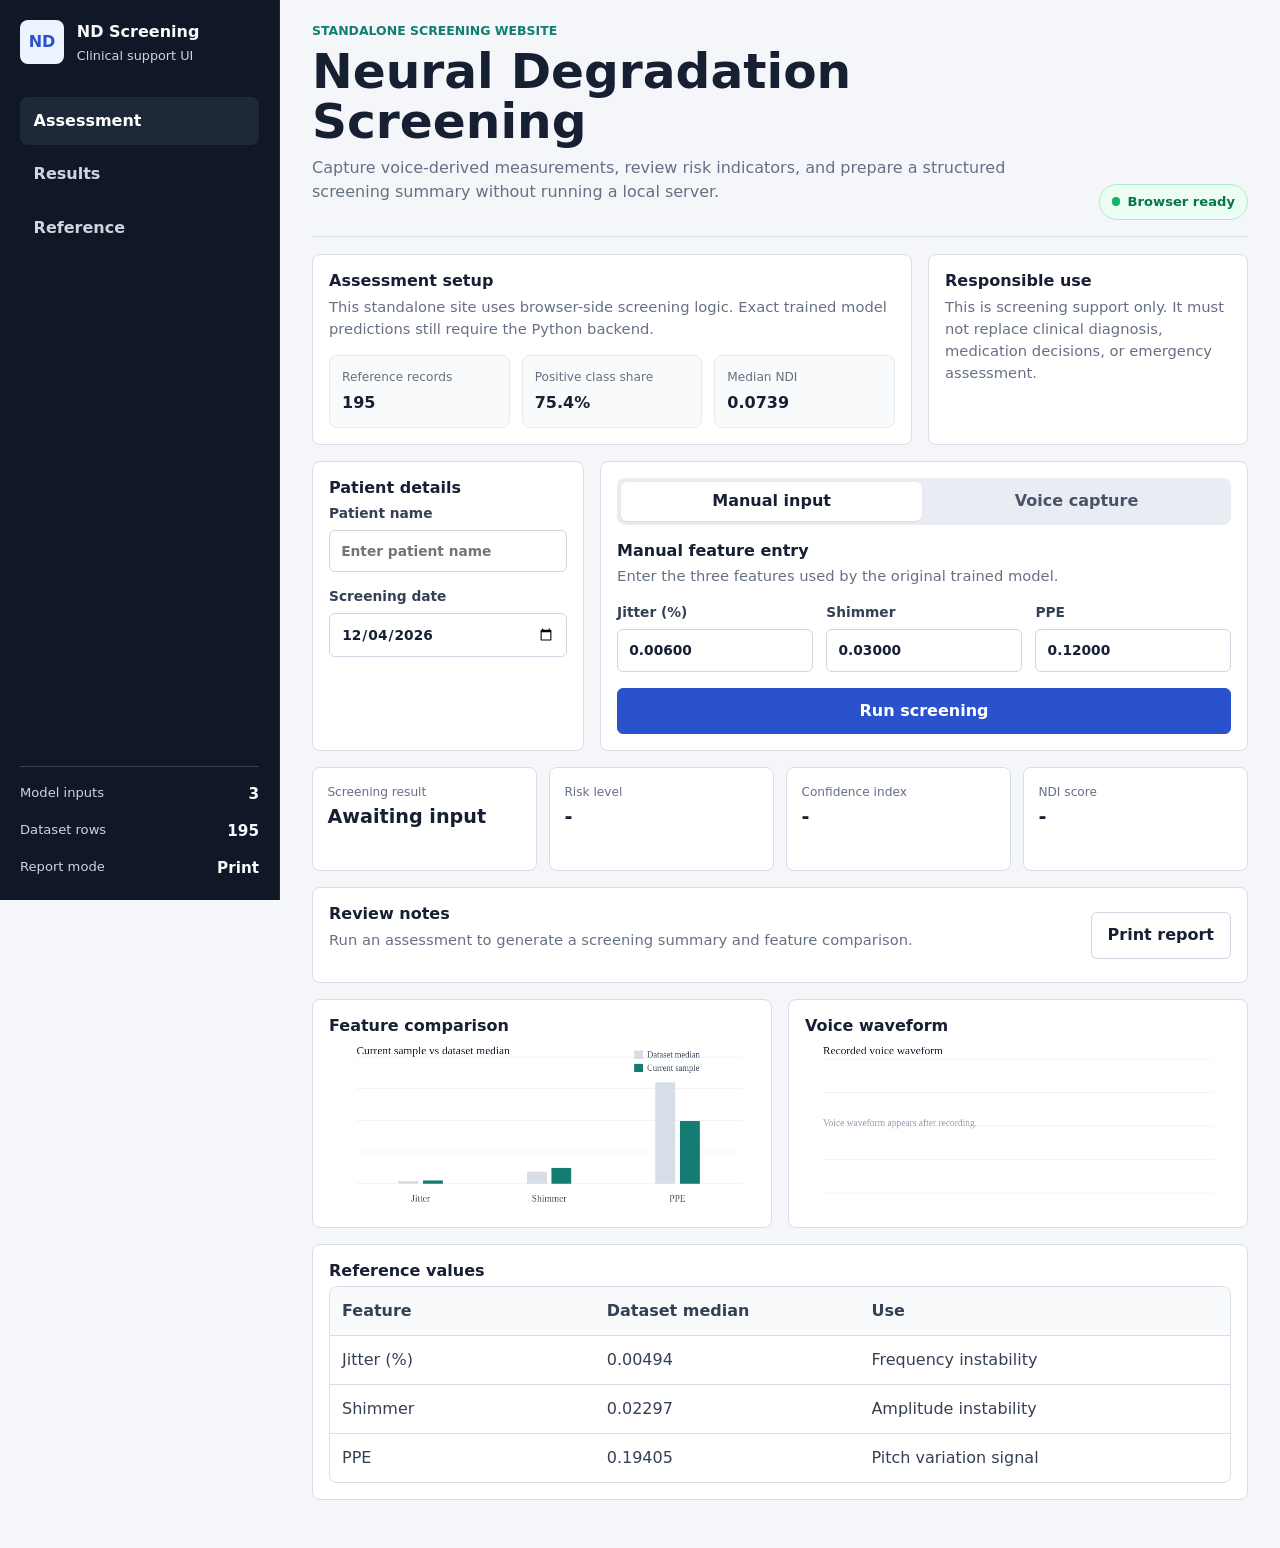
<file: index.html>
<!doctype html>
<html lang="en">
  <head>
    <meta charset="utf-8" />
    <meta name="viewport" content="width=device-width, initial-scale=1" />
    <title>Neural Degradation Screening</title>
    <link rel="stylesheet" href="styles.css" />
  </head>
  <body>
    <aside class="sidebar">
      <div class="brand">
        <span class="brand-mark">ND</span>
        <div>
          <strong>ND Screening</strong>
          <small>Clinical support UI</small>
        </div>
      </div>

      <nav class="nav" aria-label="Primary">
        <a class="active" href="#assessment">Assessment</a>
        <a href="#results">Results</a>
        <a href="#reference">Reference</a>
      </nav>

      <div class="sidebar-stats">
        <div>
          <span>Model inputs</span>
          <strong>3</strong>
        </div>
        <div>
          <span>Dataset rows</span>
          <strong>195</strong>
        </div>
        <div>
          <span>Report mode</span>
          <strong>Print</strong>
        </div>
      </div>
    </aside>

    <main class="main">
      <header class="page-header">
        <div>
          <p class="eyebrow">Standalone screening website</p>
          <h1>Neural Degradation Screening</h1>
          <p class="lead">
            Capture voice-derived measurements, review risk indicators, and prepare a
            structured screening summary without running a local server.
          </p>
        </div>
        <span class="status-pill"><span></span> Browser ready</span>
      </header>

      <section class="workspace" id="assessment">
        <article class="panel setup-panel">
          <div class="panel-header">
            <div>
              <h2>Assessment setup</h2>
              <p>
                This standalone site uses browser-side screening logic. Exact trained
                model predictions still require the Python backend.
              </p>
            </div>
          </div>

          <div class="summary-grid">
            <div>
              <span>Reference records</span>
              <strong>195</strong>
            </div>
            <div>
              <span>Positive class share</span>
              <strong>75.4%</strong>
            </div>
            <div>
              <span>Median NDI</span>
              <strong>0.0739</strong>
            </div>
          </div>
        </article>

        <article class="panel responsible-panel">
          <h2>Responsible use</h2>
          <p>
            This is screening support only. It must not replace clinical diagnosis,
            medication decisions, or emergency assessment.
          </p>
        </article>
      </section>

      <section class="form-grid">
        <form class="panel" id="patient-form">
          <h2>Patient details</h2>
          <div class="field-grid">
            <label>
              Patient name
              <input id="patient-name" type="text" placeholder="Enter patient name" />
            </label>
            <label>
              Screening date
              <input id="screening-date" type="date" />
            </label>
          </div>
        </form>

        <section class="panel mode-panel">
          <div class="tabs" role="tablist" aria-label="Input method">
            <button class="tab active" id="manual-tab" type="button">Manual input</button>
            <button class="tab" id="voice-tab" type="button">Voice capture</button>
          </div>

          <form class="input-mode active" id="manual-mode">
            <h2>Manual feature entry</h2>
            <p class="muted">Enter the three features used by the original trained model.</p>
            <div class="feature-grid">
              <label>
                Jitter (%)
                <input id="jitter" type="number" min="0" max="0.1" step="0.00001" value="0.00600" />
              </label>
              <label>
                Shimmer
                <input id="shimmer" type="number" min="0" max="0.2" step="0.00001" value="0.03000" />
              </label>
              <label>
                PPE
                <input id="ppe" type="number" min="0" max="0.6" step="0.00001" value="0.12000" />
              </label>
            </div>
            <button class="primary-action" type="submit">Run screening</button>
          </form>

          <form class="input-mode" id="voice-mode">
            <h2>Voice capture</h2>
            <p class="muted">
              Records audio in the browser and estimates approximate features from the waveform.
            </p>
            <label>
              Recording duration
              <select id="duration">
                <option value="3">3 seconds</option>
                <option value="5" selected>5 seconds</option>
                <option value="8">8 seconds</option>
              </select>
            </label>
            <button class="primary-action" type="submit">Record and analyze</button>
            <p class="microcopy" id="recording-status"></p>
          </form>
        </section>
      </section>

      <section class="results" id="results">
        <div class="metric-grid">
          <article class="metric-card" id="result-card">
            <span>Screening result</span>
            <strong id="result-text">Awaiting input</strong>
          </article>
          <article class="metric-card" id="risk-card">
            <span>Risk level</span>
            <strong id="risk-text">-</strong>
          </article>
          <article class="metric-card">
            <span>Confidence index</span>
            <strong id="confidence-text">-</strong>
          </article>
          <article class="metric-card">
            <span>NDI score</span>
            <strong id="ndi-text">-</strong>
          </article>
        </div>

        <article class="panel result-summary">
          <div>
            <h2>Review notes</h2>
            <p id="notes-text">
              Run an assessment to generate a screening summary and feature comparison.
            </p>
          </div>
          <button class="secondary-action" id="print-report" type="button">Print report</button>
        </article>

        <section class="chart-grid">
          <article class="panel chart-panel">
            <h2>Feature comparison</h2>
            <canvas id="feature-chart" width="900" height="360" aria-label="Feature comparison chart"></canvas>
          </article>
          <article class="panel chart-panel">
            <h2>Voice waveform</h2>
            <canvas id="wave-chart" width="900" height="360" aria-label="Voice waveform chart"></canvas>
          </article>
        </section>
      </section>

      <section class="panel reference" id="reference">
        <h2>Reference values</h2>
        <div class="reference-table" role="table" aria-label="Reference medians">
          <div role="row">
            <span role="columnheader">Feature</span>
            <span role="columnheader">Dataset median</span>
            <span role="columnheader">Use</span>
          </div>
          <div role="row">
            <span role="cell">Jitter (%)</span>
            <span role="cell">0.00494</span>
            <span role="cell">Frequency instability</span>
          </div>
          <div role="row">
            <span role="cell">Shimmer</span>
            <span role="cell">0.02297</span>
            <span role="cell">Amplitude instability</span>
          </div>
          <div role="row">
            <span role="cell">PPE</span>
            <span role="cell">0.19405</span>
            <span role="cell">Pitch variation signal</span>
          </div>
        </div>
      </section>
    </main>

    <script src="script.js"></script>
  </body>
</html>
</file>
<file: styles.css>
:root {
  --bg: #f4f6f9;
  --surface: #ffffff;
  --ink: #172033;
  --muted: #667085;
  --quiet: #98a2b3;
  --line: #d8dee8;
  --nav: #101828;
  --teal: #147d73;
  --blue: #2952cc;
  --amber: #b45309;
  --red: #b42318;
  --green: #087443;
  --shadow: 0 16px 36px rgba(23, 32, 51, 0.08);
}

* {
  box-sizing: border-box;
}

html {
  scroll-behavior: smooth;
}

body {
  background: var(--bg);
  color: var(--ink);
  font-family: Inter, ui-sans-serif, system-ui, -apple-system, BlinkMacSystemFont, "Segoe UI", sans-serif;
  line-height: 1.5;
  margin: 0;
}

button,
input,
select {
  font: inherit;
}

button {
  cursor: pointer;
}

.sidebar {
  background: var(--nav);
  border-right: 1px solid #1d2939;
  bottom: 0;
  color: #f9fafb;
  left: 0;
  padding: 1.25rem;
  position: fixed;
  top: 0;
  width: 280px;
}

.brand {
  align-items: center;
  display: flex;
  gap: 0.8rem;
  margin-bottom: 2rem;
}

.brand-mark {
  align-items: center;
  background: #eef4ff;
  border-radius: 8px;
  color: var(--blue);
  display: inline-flex;
  font-weight: 900;
  height: 44px;
  justify-content: center;
  width: 44px;
}

.brand strong,
.brand small {
  display: block;
}

.brand small {
  color: #cbd5e1;
  font-size: 0.8rem;
  margin-top: 0.1rem;
}

.nav {
  display: grid;
  gap: 0.35rem;
}

.nav a {
  border-radius: 8px;
  color: #d0d5dd;
  font-weight: 700;
  padding: 0.75rem 0.85rem;
  text-decoration: none;
}

.nav a.active,
.nav a:hover {
  background: #1d2939;
  color: #ffffff;
}

.sidebar-stats {
  border-top: 1px solid #344054;
  bottom: 1.25rem;
  display: grid;
  gap: 0.9rem;
  left: 1.25rem;
  padding-top: 1rem;
  position: absolute;
  right: 1.25rem;
}

.sidebar-stats div {
  display: flex;
  justify-content: space-between;
}

.sidebar-stats span {
  color: #cbd5e1;
  font-size: 0.82rem;
}

.sidebar-stats strong {
  font-size: 0.95rem;
}

.main {
  margin-left: 280px;
  min-height: 100vh;
  padding: 1.35rem 2rem 3rem;
}

.page-header {
  align-items: flex-end;
  border-bottom: 1px solid var(--line);
  display: flex;
  gap: 1rem;
  justify-content: space-between;
  margin-bottom: 1.1rem;
  padding-bottom: 1rem;
}

.eyebrow {
  color: var(--teal);
  font-size: 0.78rem;
  font-weight: 900;
  margin: 0 0 0.35rem;
  text-transform: uppercase;
}

h1,
h2,
p {
  margin-top: 0;
}

h1 {
  font-size: clamp(2rem, 3.8vw, 3.5rem);
  letter-spacing: 0;
  line-height: 1.04;
  margin-bottom: 0.55rem;
}

h2 {
  font-size: 1rem;
  line-height: 1.25;
  margin-bottom: 0.3rem;
}

.lead {
  color: var(--muted);
  max-width: 760px;
}

.status-pill {
  align-items: center;
  background: #ecfdf3;
  border: 1px solid #abefc6;
  border-radius: 999px;
  color: #067647;
  display: inline-flex;
  font-size: 0.82rem;
  font-weight: 900;
  gap: 0.45rem;
  padding: 0.45rem 0.75rem;
  white-space: nowrap;
}

.status-pill span {
  background: #17b26a;
  border-radius: 999px;
  height: 0.55rem;
  width: 0.55rem;
}

.workspace,
.form-grid,
.chart-grid {
  display: grid;
  gap: 1rem;
}

.workspace {
  grid-template-columns: 1fr 320px;
}

.form-grid {
  grid-template-columns: minmax(260px, 0.42fr) minmax(420px, 1fr);
  margin-top: 1rem;
}

.chart-grid {
  grid-template-columns: repeat(2, minmax(0, 1fr));
  margin-top: 1rem;
}

.panel,
.metric-card {
  background: var(--surface);
  border: 1px solid var(--line);
  border-radius: 8px;
}

.panel {
  padding: 1rem;
}

.panel p,
.muted,
.microcopy {
  color: var(--muted);
  font-size: 0.92rem;
}

.summary-grid {
  display: grid;
  gap: 0.75rem;
  grid-template-columns: repeat(3, minmax(0, 1fr));
  margin-top: 0.9rem;
}

.summary-grid div {
  background: #f8fafc;
  border: 1px solid #e6eaf0;
  border-radius: 8px;
  padding: 0.75rem;
}

.summary-grid span,
.metric-card span {
  color: var(--muted);
  display: block;
  font-size: 0.76rem;
  margin-bottom: 0.3rem;
}

.summary-grid strong {
  display: block;
  font-size: 1rem;
}

.field-grid,
.feature-grid {
  display: grid;
  gap: 0.85rem;
}

.field-grid {
  grid-template-columns: 1fr;
}

.feature-grid {
  grid-template-columns: repeat(3, minmax(0, 1fr));
}

label {
  color: #344054;
  display: grid;
  font-size: 0.86rem;
  font-weight: 800;
  gap: 0.4rem;
}

input,
select {
  background: #ffffff;
  border: 1px solid #cfd6e2;
  border-radius: 6px;
  color: var(--ink);
  min-height: 2.65rem;
  padding: 0.6rem 0.7rem;
  width: 100%;
}

input:focus,
select:focus {
  border-color: var(--blue);
  box-shadow: 0 0 0 3px rgba(41, 82, 204, 0.12);
  outline: none;
}

.tabs {
  background: #e9edf3;
  border-radius: 8px;
  display: flex;
  gap: 0.25rem;
  margin-bottom: 1rem;
  padding: 0.25rem;
}

.tab {
  background: transparent;
  border: 0;
  border-radius: 6px;
  color: #475467;
  flex: 1;
  font-weight: 900;
  min-height: 2.4rem;
}

.tab.active {
  background: #ffffff;
  box-shadow: 0 1px 2px rgba(16, 24, 40, 0.08);
  color: var(--ink);
}

.input-mode {
  display: none;
}

.input-mode.active {
  display: block;
}

.primary-action,
.secondary-action {
  border-radius: 6px;
  font-weight: 900;
  min-height: 2.75rem;
  padding: 0.65rem 1rem;
}

.primary-action {
  background: var(--blue);
  border: 1px solid var(--blue);
  color: #ffffff;
  margin-top: 1rem;
  width: 100%;
}

.primary-action:hover {
  background: #2143a8;
}

.secondary-action {
  background: #ffffff;
  border: 1px solid #cfd6e2;
  color: var(--ink);
  white-space: nowrap;
}

.results {
  margin-top: 1rem;
}

.metric-grid {
  display: grid;
  gap: 0.75rem;
  grid-template-columns: repeat(4, minmax(0, 1fr));
}

.metric-card {
  min-height: 104px;
  padding: 0.9rem;
}

.metric-card strong {
  display: block;
  font-size: 1.2rem;
  line-height: 1.15;
}

.risk-low {
  border-top: 4px solid var(--green);
}

.risk-review,
.risk-moderate {
  border-top: 4px solid var(--amber);
}

.risk-high {
  border-top: 4px solid var(--red);
}

.result-summary {
  align-items: center;
  display: flex;
  gap: 1rem;
  justify-content: space-between;
  margin-top: 1rem;
}

.chart-panel canvas {
  display: block;
  height: auto;
  max-width: 100%;
  width: 100%;
}

.reference {
  margin-top: 1rem;
}

.reference-table {
  border: 1px solid var(--line);
  border-radius: 8px;
  overflow: hidden;
}

.reference-table div {
  display: grid;
  grid-template-columns: 1fr 1fr 1.4fr;
}

.reference-table div:first-child {
  background: #f8fafc;
  font-weight: 900;
}

.reference-table span {
  border-bottom: 1px solid var(--line);
  color: #344054;
  padding: 0.75rem;
}

.reference-table div:last-child span {
  border-bottom: 0;
}

@media print {
  .sidebar,
  .tabs,
  .primary-action,
  .secondary-action,
  .reference {
    display: none;
  }

  .main {
    margin: 0;
    padding: 0;
  }

  .panel,
  .metric-card {
    box-shadow: none;
  }
}

@media (max-width: 1080px) {
  .sidebar {
    position: static;
    width: auto;
  }

  .sidebar-stats {
    margin-top: 1rem;
    position: static;
  }

  .main {
    margin-left: 0;
  }
}

@media (max-width: 860px) {
  .page-header,
  .result-summary {
    align-items: flex-start;
    flex-direction: column;
  }

  .workspace,
  .form-grid,
  .chart-grid {
    grid-template-columns: 1fr;
  }

  .metric-grid,
  .summary-grid,
  .feature-grid {
    grid-template-columns: repeat(2, minmax(0, 1fr));
  }
}

@media (max-width: 560px) {
  .main,
  .sidebar {
    padding-left: 1rem;
    padding-right: 1rem;
  }

  .metric-grid,
  .summary-grid,
  .feature-grid,
  .reference-table div {
    grid-template-columns: 1fr;
  }
}
</file>
